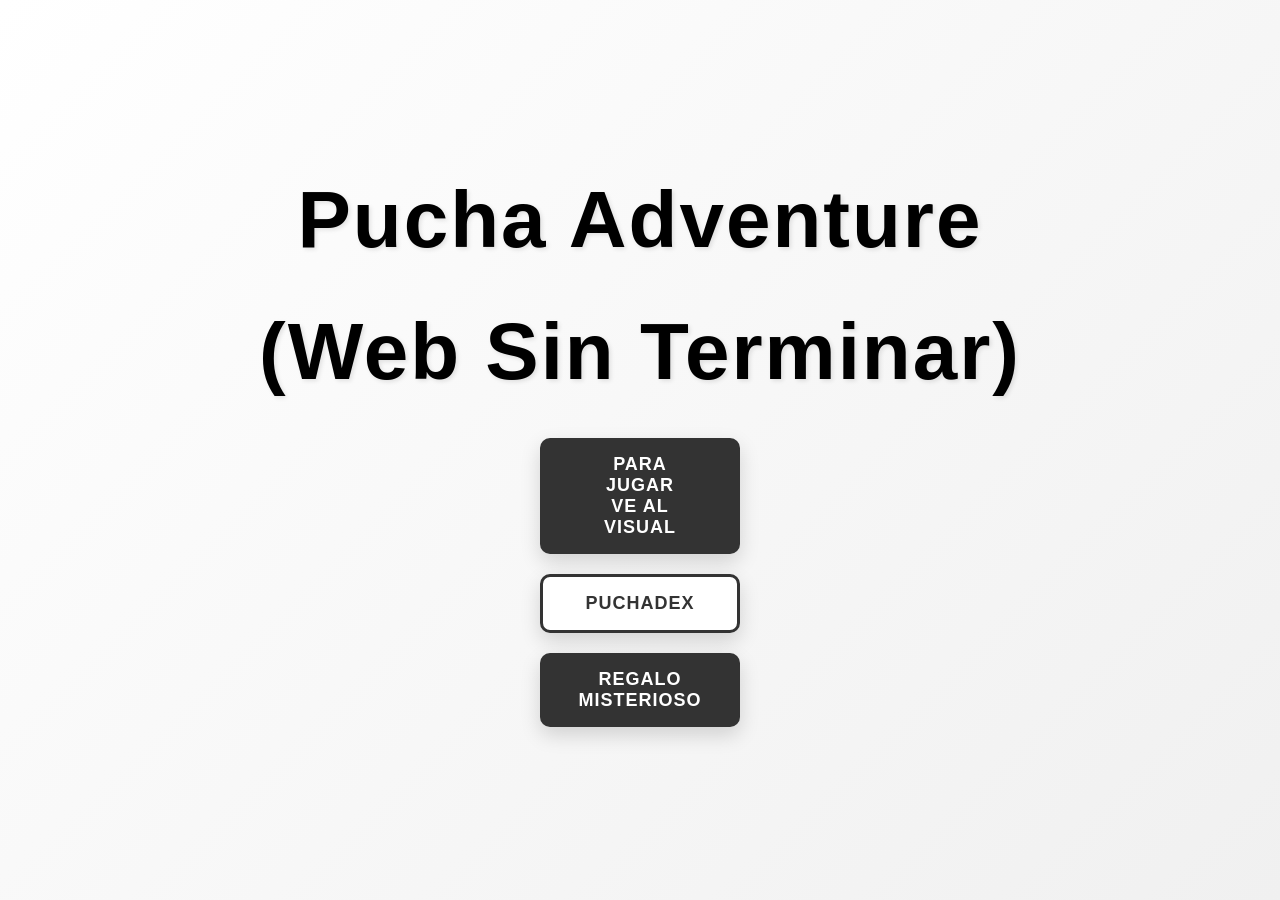
<file: Web/index.html>
<!DOCTYPE html>
<html lang="es">
<head>
    <meta charset="UTF-8">
    <meta name="viewport" content="width=device-width, initial-scale=1.0">
    <title>Pucha Adventure</title>
    <link rel="stylesheet" href="styles/index.css">
</head>
<body>
    <div class="container">
        <h1>Pucha Adventure</h1>
        <h1>(Web Sin Terminar)</h1>
        <div class="botones-container">
            <button type="button" class="boton boton-jugar" >Para Jugar Ve al Visual</button>
            <button type="button" class="boton boton-pokedex" onclick="window.location.href='main.html'">PuchaDex</button>
            <button type="button" class="boton boton-banners" onclick="window.location.href='banners.html'">Regalo Misterioso</button>
        </div>
    </div>
</body>
</html>
</file>
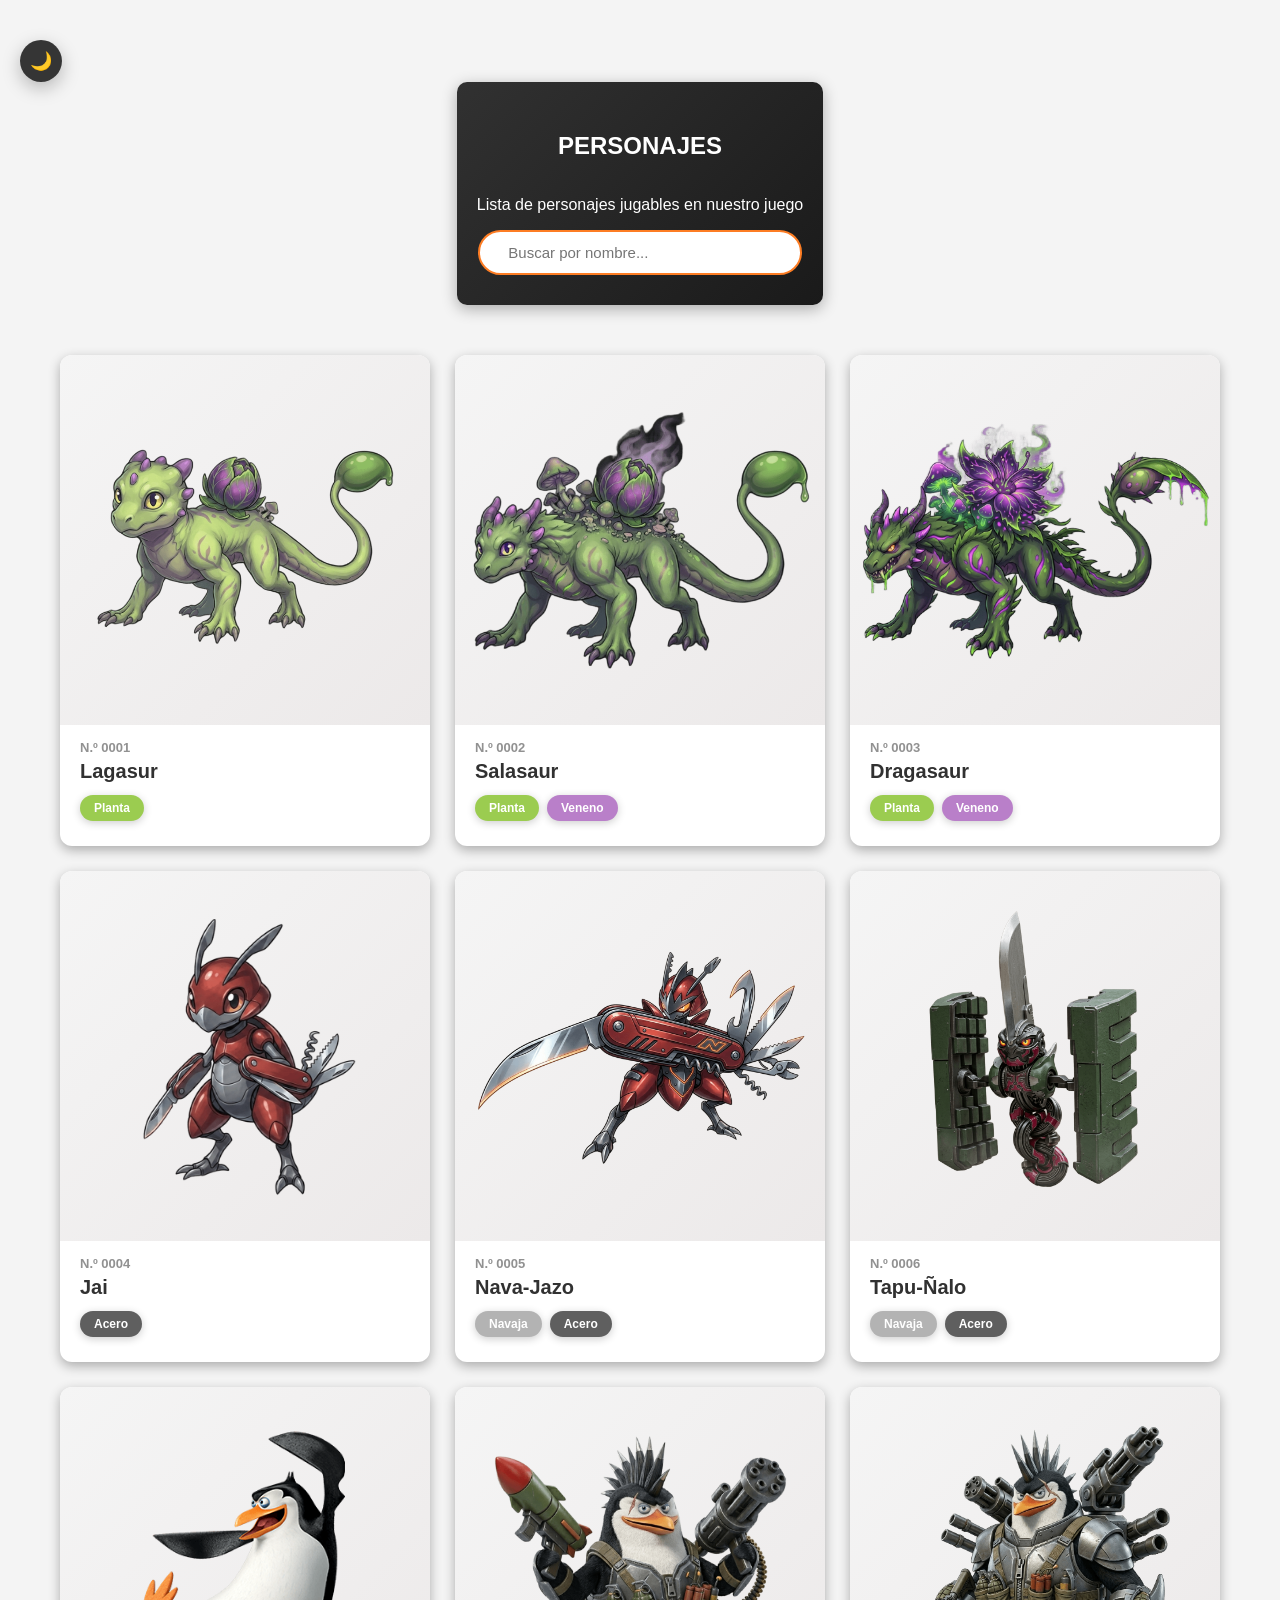
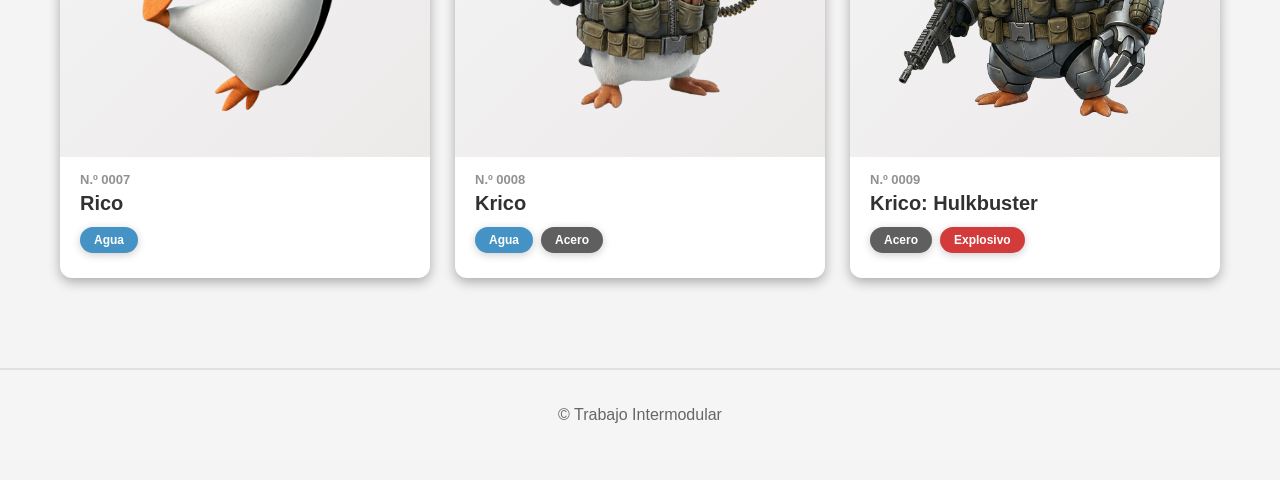
<file: Web/main.html>
<!DOCTYPE html>
<html lang="es">
<head>
    <meta charset="UTF-8">
    <meta name="viewport" content="width=device-width, initial-scale=1.0">
    <title>Puchadex</title>
    <link rel="stylesheet" href="styles/main.css">
    <script src="script/script.js" defer></script>
</head>

<body>
    <button id="modoOscuro" class="modo-oscuro-btn" aria-label="Activar modo oscuro">🌙</button>

<section class="hero">
    <h1>PERSONAJES</h1>
    <p>Lista de personajes jugables en nuestro juego</p>

    <input type="text" id="buscador" class="buscador" placeholder="  Buscar por nombre...">
</section>

<div class="Contenedor">
    <div id="catalog" class="pokemonCaja"></div>
</div>

<footer class="abajo">
    <p>&copy; Trabajo Intermodular</p>
</footer>

</body>
</html>
</file>
<file: Web/styles/index.css>
* {
    margin: 0;
    padding: 0;
    box-sizing: border-box;
}

body {
    background: linear-gradient(135deg, #ffffff 0%, #f0f0f0 100%);
    font-family: Arial, Helvetica, sans-serif;
    display: flex;
    justify-content: center;
    align-items: center;
    min-height: 100vh;
    color: #333;
}

.container {
    text-align: center;
    position: relative;
    z-index: 10;
}

h1 {
    font-size: 80px;
    margin-bottom: 40px;
    font-weight: 900;
    text-shadow: 2px 2px 4px rgba(0, 0, 0, 0.1);
    letter-spacing: 2px;
    color: #000;
}

.botones-container {
    position: relative;
    z-index: 20;
    display: flex;
    flex-direction: column;
    gap: 20px;
    justify-content: center;
    align-items: center;
    margin-top: 40px;
}

.boton {
    border: none;
    border-radius: 10px;
    padding: 16px 60px;
    font-size: 18px;
    font-weight: 700;
    cursor: pointer;
    transition: all 0.3s ease;
    box-shadow: 0 8px 20px rgba(0, 0, 0, 0.15);
    text-transform: uppercase;
    letter-spacing: 1px;
    width: 200px;
    display: flex;
    justify-content: center;
    align-items: center;
}

.boton-jugar {
    background: #333;
    color: white;
}

.boton-jugar:hover {
    transform: translateY(-3px);
    box-shadow: 0 12px 28px rgba(0, 0, 0, 0.25);
    background: #111;
}

.boton-pokedex {
    background: white;
    color: #333;
    border: 3px solid #333;
}

.boton-pokedex:hover {
    transform: translateY(-3px);
    box-shadow: 0 12px 28px rgba(0, 0, 0, 0.25);
    background: #333;
    color: white;
}

.boton-banners {
    background: #333;
    color: white;
}

.boton-banners:hover {
    transform: translateY(-3px);
    box-shadow: 0 12px 28px rgba(0, 0, 0, 0.25);
    background: #111;
}

.boton-portfolio {
    background: #fd7d24;
    color: white;
}

.boton-portfolio:hover {
    transform: translateY(-3px);
    box-shadow: 0 12px 28px rgba(253, 125, 36, 0.4);
    background: #ff844d;
}

.boton:active {
    transform: translateY(-1px);
}
</file>
<file: Web/styles/main.css>
.hero{
    grid-area: hero;
    display: grid;
    place-items:center;
    grid-template-columns: 100%;
    background: linear-gradient(135deg, #313131, #1a1a1a);
    color: white;
    padding: 30px 20px;
    border-radius: 10px;
    box-shadow: 0 4px 15px rgba(0,0,0,0.3);
    text-align: center;
}



body {
    font-family: Arial, Helvetica, sans-serif;
    margin: 0;
    padding: 20px 0px;
    display: flex;
    justify-content: center;
    align-items: center;
    min-height: 100vh; 
    flex-direction: column;
    background-color: #f4f4f4;
    color: #222;
}

.modo-oscuro-btn {
    position: relative;
    align-self: flex-start;
    margin: 20px 0 0 20px;
    width: 42px;
    height: 42px;
    border-radius: 50%;
    border: none;
    background-color: rgba(33, 33, 33, 0.9);
    color: white;
    font-size: 18px;
    display: grid;
    place-items: center;
    cursor: pointer;
    box-shadow: 0 6px 18px rgba(0, 0, 0, 0.25);
    transition: transform 0.2s ease, background-color 0.2s ease;
}

.modo-oscuro-btn:hover {
    transform: translateY(-1px);
    background-color: rgba(33, 33, 33, 1);
}

body.dark-mode {
    background-color: #080808;
    color: #ececec;
}

body.dark-mode .hero {
    background: linear-gradient(135deg, #141414, #1f1f1f);
    color: #f2f2f2;
}

body.dark-mode .abajo {
    background-color: #111111;
    color: #bbbbbb;
    border-color: #272727;
}

body.dark-mode .cartas {
    background-color: #2d2d2d;
    border: 1px solid rgba(255, 255, 255, 0.08);
    box-shadow: 0 4px 18px rgba(0, 0, 0, 0.55);
}

body.dark-mode .image-container {
    background: #111111;
}

body.dark-mode .info-container {
    background-color: #2d2d2d;
    border-radius: 0 0 12px 12px;
}

body.dark-mode .pokemon-number {
    color: #a3a3a3;
}

body.dark-mode .pokemon-name {
    color: #ffffff;
}

body.dark-mode .pokemon-desc {
    color: #d8d8d8;
}

body.dark-mode .buscador {
    border-color: #5f5f5f;
    background-color: #1a1a1a;
    color: #f4f4f4;
}

body.dark-mode .buscador:focus {
    box-shadow: 0 0 10px rgba(255, 255, 255, 0.12);
}

body.dark-mode .tipo {
    box-shadow: 0 2px 8px rgba(0,0,0,0.35);
}

body.dark-mode .modo-oscuro-btn {
    background-color: rgba(255, 255, 255, 0.08);
    color: #f4f4f4;
}

.abajo{
    color: #666;
    background-color: #f5f5f5;
    text-align: center;
    padding: 20px;
    margin-top: 60px;
    border-top: 2px solid #e0e0e0;
    width: 100%;
}



.Contenedor {
    max-width: 1200px;
    width: 100%;
    margin: 40px auto;
    padding: 0 20px;
}

.pokemonCaja {
    display: grid;
    grid-template-columns: repeat(3, 1fr);
    gap: 25px;
    padding: 0 20px;
}

.botones{
    margin:15px auto;
    background: linear-gradient(135deg, #fd7d24, #ff844d);
    border-radius: 50px;
    width: 180px;
    height: 45px;
    display: flex;
    justify-content: center;
    align-items: center;
    font-weight: bold;
    cursor: pointer;
    border: none;
    color: white;
    font-size: 14px;
}

/*tarjetas*/
.cartas{
    background-color: white;
    border-radius: 12px;
    box-shadow: 0 4px 12px rgba(0,0,0,0.3);
    overflow: hidden;
    display: flex;
    flex-direction: column;
    transition: transform 0.3s ease, box-shadow 0.3s ease;
    margin-top: 10px;
    height: 100%;
}

.cartas:hover {
    transform: translateY(-8px);
    box-shadow: 0 8px 20px rgba(0,0,0,0.4);
}


.image-container {
    background: linear-gradient(135deg, #f5f5f5 0%, #ece9e9 100%);
    padding: 20px;
    display: flex;
    justify-content: center;
    align-items: center;
    aspect-ratio: 1 / 1;
    min-height: 200px;
}

.image-container img {
    max-width: 90%;
    max-height: 90%;
}

.image-container.dragasaur-container {
    padding: 10px;
    min-height: 220px;
}

.image-container.salasaur-container {
    padding: 15px;
}

.image-container.bulbasaur-small {
    padding: 40px;
    align-items: flex-end;
}

.image-container.charmeleon-container {
    padding: 10px;
    min-height: 220px;
}


img[alt="Dragasaur"] {
    max-width: 100% !important;
    max-height: 100% !important;
    object-fit: contain;
}


img[alt="Salasaur"] {
    max-width: 100% !important;
    max-height: 100% !important;
    object-fit: contain;
}


img[alt="Lagasur"] {
    transform: translateY(-10px);
}


img[alt="Nava-Jazo"] {
    max-width: 100% !important;
    max-height: 100% !important;
    object-fit: contain;
}

/*info*/
.info-container {
    padding: 15px 20px;
}

.pokemon-number {
    font-size: 13px;
    color: #919191;
    margin: 0 0 5px 0;
    font-weight: bold;
}

.pokemon-name {
    font-size: 20px;
    color: #313131;
    margin: 0 0 12px 0;
    font-weight: 700;
}

.ContenedorTipo {
    display: flex;
    gap: 8px;
}

.tipo{
    font-size: 12px;
    padding: 6px 14px;
    border-radius: 20px;
    color: white;
    font-weight: bold;
    text-transform: capitalize;
    box-shadow: 0 2px 8px rgba(0,0,0,0.2);
}

/*colores tipos*/
.planta { background-color: #9bcc50; }
.veneno { background-color: #b97fc9; }
.fuego  { background-color: #fd7d24; }
.volador { background-color: #3dc7ef; }
.agua   { background-color: #4592c4; }
.bicho  { background-color: #729f3f; }
.acero  { background-color: #5f5f5f; }
.navaja { background-color: #b3b3b3; }
.explosivo { background-color: #d33b3b; }
.pistola { background-color: #3b3b3b; }

@media (max-width: 900px) {
    .pokemonCaja { grid-template-columns: repeat(2, 1fr); }
}

@media (max-width: 600px) {
    .pokemonCaja { grid-template-columns: 1fr; }
}

@media screen and (max-width: 100px){
    .header{
        grid-template-columns: 1fr;
        text-align: center;
        gap: 10px;
    }

    .header .nav{
        justify-self: center;
        grid-template-columns: 1fr 1fr;
    }
}

#panelColores {
    display: none;
    gap: 20px;
    align-items: center;
    flex-wrap: wrap;
    margin-top: 20px;
    padding: 20px;
    background-color: rgba(255, 255, 255, 0.1);
    border-radius: 10px;
}

#panelColores.activo {
    display: flex;
}

.buscador{
    padding: 12px 20px;
    border-radius: 50px;
    border: 2px solid #fd7d24;
    width: 280px;
    font-size: 15px;
    transition: all 0.3s ease;
}

.buscador:focus{
    outline: none;
    border-color: #ff844d;
    box-shadow: 0 0 10px rgba(253, 125, 36, 0.3);
}

.boton-nueva{
    background: #ffcc4d;
    color: #2b2b2b;
    border: none;
    border-radius: 40px;
    padding: 12px 22px;
    font-weight: 700;
    cursor: pointer;
    margin-bottom: 10px;
    margin-top: 10px;
    transition: all 0.3s ease;
    box-shadow: 0 4px 12px rgba(255, 204, 77, 0.3);
}

.boton-nueva:hover{
    background: #ffb347;
    transform: translateY(-2px);
    box-shadow: 0 6px 16px rgba(255, 204, 77, 0.5);
}

.pokemon-desc {
    margin: 0 0 10px 0;
    color: #444;
    font-size: 14px;
    line-height: 1.4;
}

.modal{
    position: fixed;
    inset: 0;
    display: none;
    align-items: center;
    justify-content: center;
    background: rgba(0,0,0,0.55);
    padding: 20px;
    z-index: 10;
}

.modal.activo{
    display: flex;
}

.modal-contenido{
    background: white;
    border-radius: 14px;
    width: min(520px, 100%);
    padding: 20px;
    box-shadow: 0 10px 30px rgba(0,0,0,0.35);
}

.modal-header{
    display: flex;
    justify-content: space-between;
    align-items: center;
    margin-bottom: 10px;
}

.modal-cerrar{
    border: none;
    background: transparent;
    font-size: 24px;
    cursor: pointer;
}

.modal-form{
    display: grid;
    gap: 10px;
}

.modal-form input[type="text"],
.modal-form textarea,
.modal-form input[type="file"]{
    border: 1px solid #d0d0d0;
    border-radius: 8px;
    padding: 10px;
    font-size: 14px;
}

.modal-acciones{
    display: flex;
    gap: 10px;
    justify-content: flex-end;
    margin-top: 5px;
}

.boton-primario{
    background: #2f7cf6;
    color: white;
    border: none;
    padding: 10px 18px;
    border-radius: 8px;
    cursor: pointer;
    font-weight: 700;
    transition: all 0.3s ease;
}

.boton-primario:hover{
    background: #2568d3;
    transform: translateY(-2px);
    box-shadow: 0 4px 12px rgba(47, 124, 246, 0.4);
}

.boton-secundario{
    background: #e6e6e6;
    border: none;
    padding: 10px 18px;
    border-radius: 8px;
    cursor: pointer;
    font-weight: 700;
    transition: all 0.3s ease;
}

.boton-secundario:hover{
    background: #d0d0d0;
}
</file>
